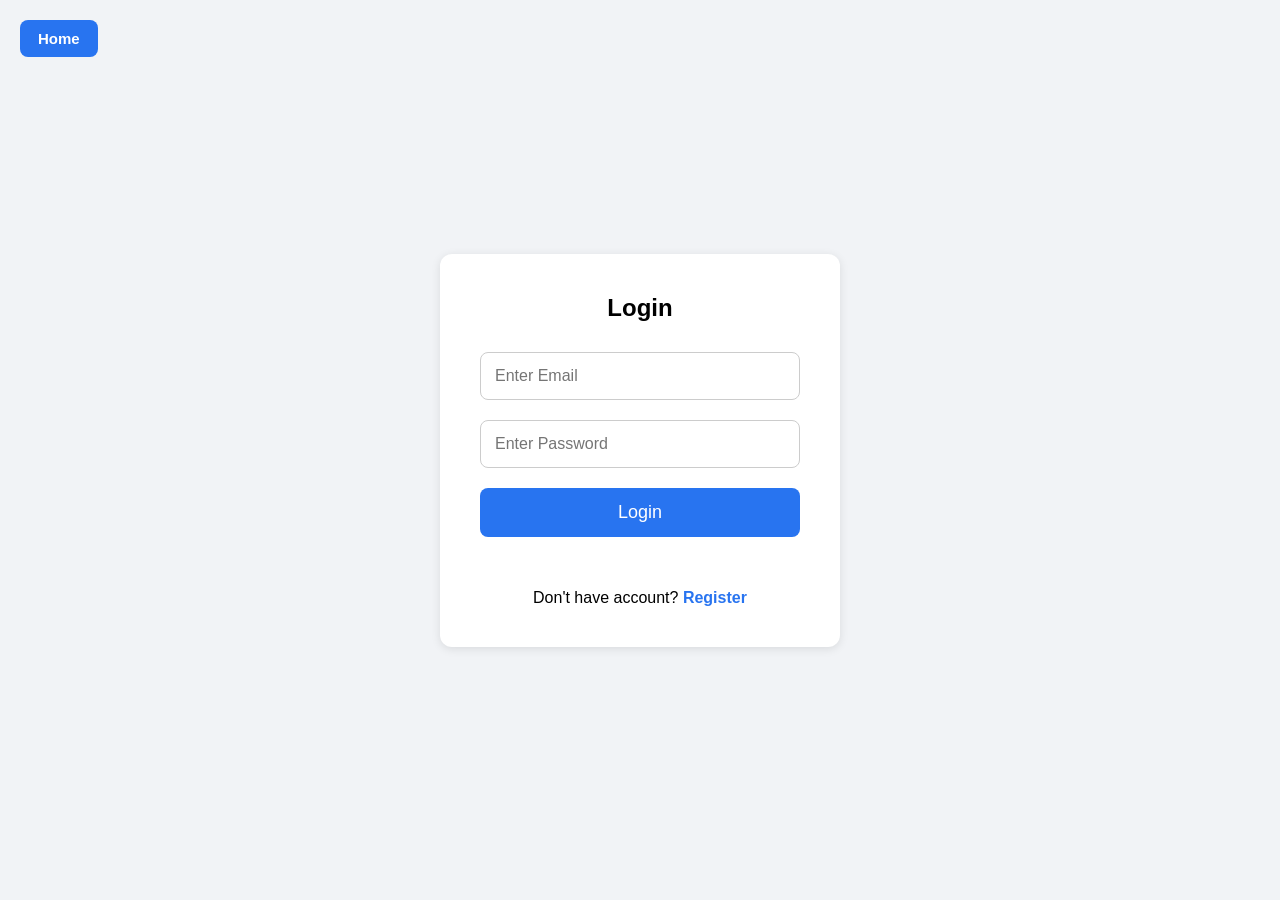
<file: src/main/resources/static/admin-orders.html>
<!DOCTYPE html>
<html>
<head>
<meta charset="UTF-8">
<title>Admin Orders</title>
<link rel="stylesheet" href="css/admin-orders.css">
</head>
<body>
    <nav class="navbar">
        <div class="logo">
            ShopEase Admin
        </div>

        <div class="nav-links">

            <a href="admin.html">
                DashBoard
            </a>

            <button id="logoutBtn">
                Logout
            </button>

        </div>

    </nav>

    <!-- PAGE TITLE -->

    <div class="heading">

        <h1>
            All Orders
        </h1>

    </div>

    <!-- ORDERS -->

    <div id="ordersContainer"
         class="orders-container">

    </div>
    
    <!-- SUCCESS POPUP -->

<div id="successPopup" class="success-popup-overlay">

    <div class="success-popup-box">

        <button
            id="closeSuccessPopup"
            class="success-close-btn"
        >
            &times;
        </button>

        <h2 id="successMessage">

        </h2>

    </div>

</div>

    <script src="js/admin-orders.js"></script>

</body>

</html>
</file>
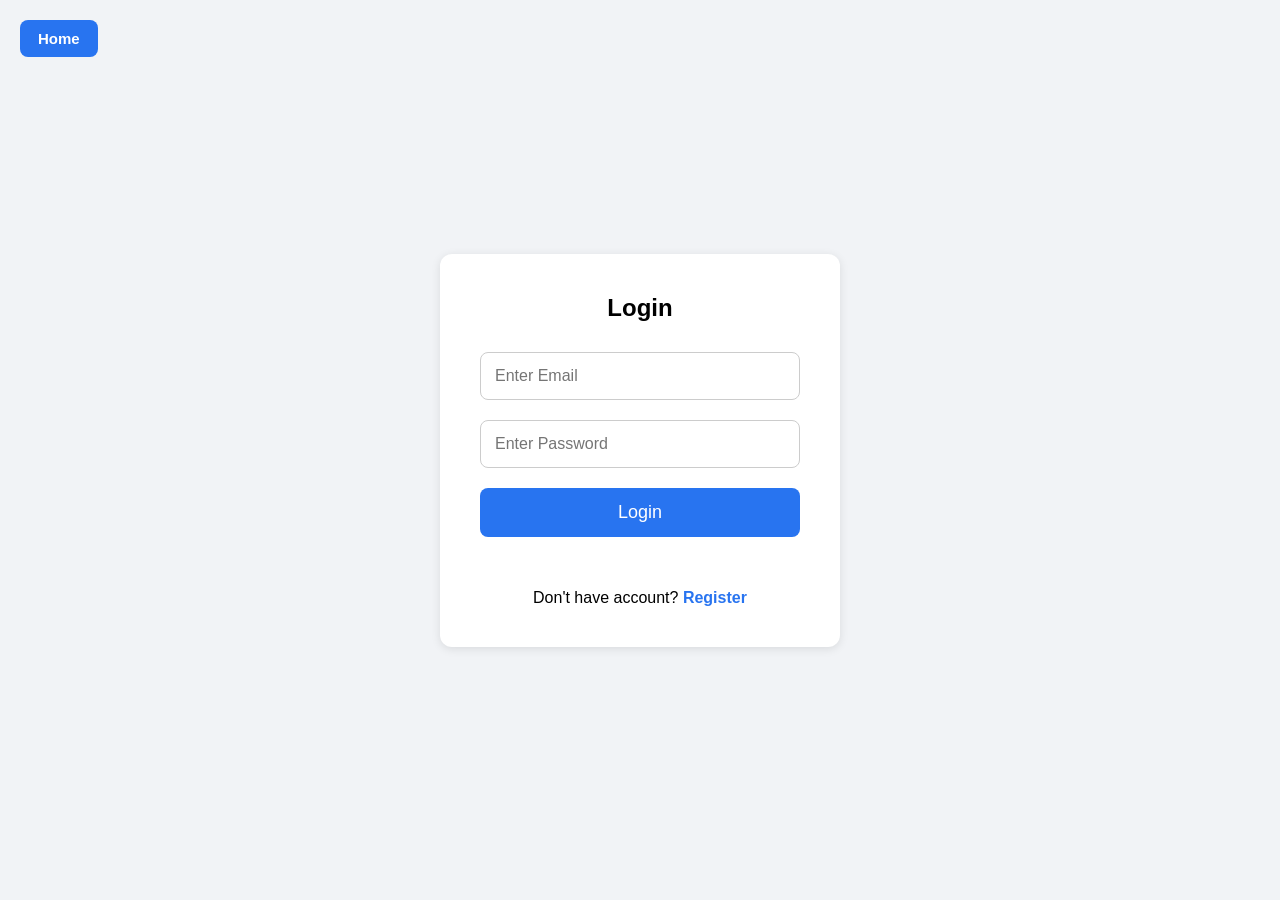
<file: src/main/resources/static/admin.html>
<!DOCTYPE html>
<html>
<head>
<meta charset="UTF-8">
<title>Admin Dashboard</title>
<link rel="stylesheet" href="css/admin.css">
</head>
<body>
	<nav class="navbar">
		<div class="logo">
			ShopEase Admin
		</div>
		
		 <div class="nav-links">       
        	<a href="admin-orders.html">
            	Orders
        	</a>       
        	<button id="logoutBtn">
            	Log Out
        	</button>
    	</div>
	</nav>
	
	<div class="admin-header">
    	<div>
        	<h1 id="welcomeMessage">
            	Welcome Admin
        	</h1>

        	<p id="greetingMessage">
            	Good Morning 🌅
        	</p>
    	</div>
	</div>
	
	<!-- Add Product Section -->
	
	<div class="admin-container">
		<div class="form-section">
			<h2>Add Product</h2>
			<form id="productForm">
				<input
    				type="hidden"
    				id="productId"
				>
				<input 
					type="text"
					id="companyName"
					placeholder="Company Name"
					required
				>
				<input
					type="text"
					id="productName"
					placeholder="Product Name"
					required
				>
				<input
					type="number"
					id="oldPrice"
					placeholder="Old Price"
					required
				>
				<input
					type="number"
					id="newPrice"
					placeholder="New Price"
					required
				>
				<input
					type="number"
					id="discount"
					placeholder="Discount %"
					required
				>
				<input
					type="number"
					step="0.1"
					id="rating"
					placeholder="Rating"
					required
				>
				<input
					type="text"
					id="category"
					placeholder="Category"
					required
				>
				<input
					type="file"
					id="productImage"
				>
				<button type="submit" id="submitBtn">
					Add Product
				</button>
			</form>
		</div>
		
		<div>
			<h2 class="products-heading">
				All Products
			</h2>	
			
			<div class="search-box">
    			<input type="text" id="searchInput" placeholder="Search Products...">
			</div>
					
			<div id="admin-products" class="products-container">
				
			</div>
		</div>
	</div>
	
	<!-- Edit Product -->

<div id="editModal" class="modal">
    <div class="modal-content">
        <span id="closeModal" class="close-btn">
            &times;
        </span>
        <h2>Edit Product</h2>
        <form id="editProductForm">
            <input type="hidden" id="editProductId">
            <input
                type="text"
                id="editCompanyName"
                placeholder="Company Name"
                required
            >
            <input
                type="text"
                id="editProductName"
                placeholder="Product Name"
                required
            >
            <input
                type="number"
                id="editOldPrice"
                placeholder="Old Price"
                required
            >
            <input
                type="number"
                id="editNewPrice"
                placeholder="New Price"
                required
            >
            <input
                type="number"
                id="editDiscount"
                placeholder="Discount"
                required
            >
            <input
                type="number"
                step="0.1"
                id="editRating"
                placeholder="Rating"
                required
            >
            <input
                type="text"
                id="editCategory"
                placeholder="Category"
                required
            >
            <input
                type="file"
                id="editProductImage"
            >
            <div class="modal-buttons">
                <button type="submit" class="update-btn">
                    Update Product
                </button>
            </div>
        </form>
    </div>
</div>
	
	<!-- Success PopUp -->

<div id="successPopup" class="success-popup-overlay">

    <div class="success-popup-box">

        <button
            id="closeSuccessPopup"
            class="success-close-btn"
        >
            &times;
        </button>

        <h2 id="successMessage">

        </h2>

    </div>

</div>
	
	<script src="js/admin.js"></script>
	
</body>
</html>
</file>
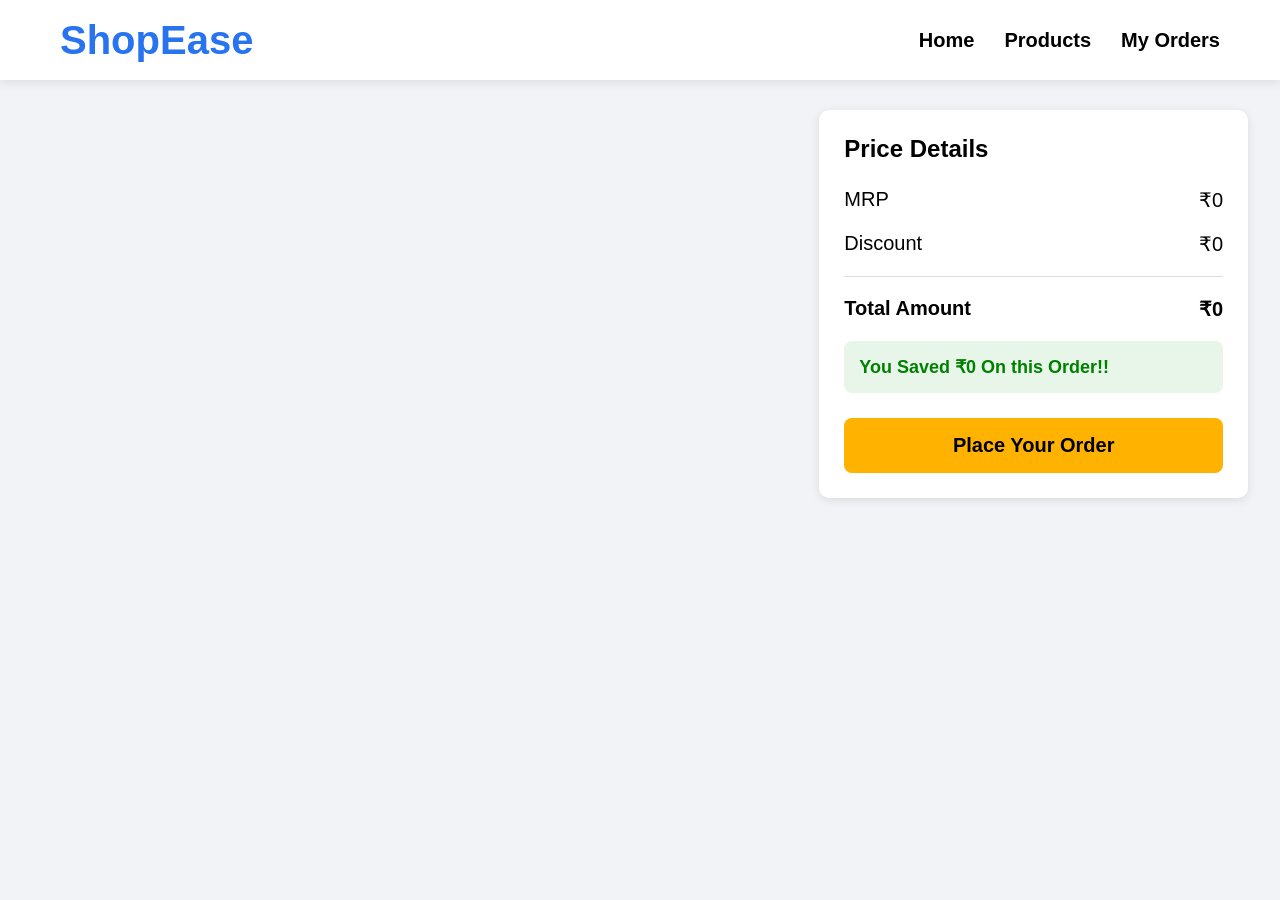
<file: src/main/resources/static/cart.html>
<!DOCTYPE html>
<html>
<head>
<meta charset="UTF-8">
<title>Cart</title>
<link rel="stylesheet" href="css/cart.css">
</head>
<body>
	<nav class="navbar">
		<div class="logo">
			ShopEase
		</div>
		
		<div class="nav-links">
			<a href="#" id="homeLink">Home</a>
			<a href="products.html">Products</a>
			<a href="orders.html" id="myOrdersLink">My Orders</a>
		</div>
	</nav>
	
	<div class="cart-page">
		<div id="cart-items" class="cart-items">
			
		</div>
		
		<div class="price-box">
			<h2>Price Details</h2>
			<div class="price-row">
				<span>MRP</span>
				<span id="mrp">₹0</span>
			</div>
			
			<div class="price-row">
				<span>Discount</span>
				<span id="discount">₹0</span>
			</div>
			
			<div class="price-row total">
				<span>Total Amount</span>
				<span id="total">₹0</span>
			</div>
			
			<div class="saved-box">
				You Saved
				<span id="savedAmount">₹0</span>
				On this Order!!
			</div>
			
			<button
			class="place-order-btn"
			onclick="placeOrder()"
			>
			Place Your Order
			</button>
			
		</div>
	</div>
	
	<!-- Order Success Popup -->

<div id="orderPopup" class="order-popup-overlay">

    <div class="order-popup-box">

        <button id="closeOrderPopup" class="close-order-btn">
            ×
        </button>

        <h1>
            Congratulations! 🎉
        </h1>

        <p id="orderUserName" class="order-user-text">

        </p>

        <h2>
            Your Order Placed Successfully!!
        </h2>

    </div>

</div>
	
	<!-- Empty Cart Popup -->

<div id="emptyCartPopup" class="empty-cart-overlay">

    <div class="empty-cart-box">

        <button id="closeEmptyCartPopup" class="close-empty-btn">
            ×
        </button>

        <h2>
            First Add A Product Here
        </h2>

    </div>

</div>
	
	<script src="js/cart.js"></script>
	
</body>
</html>
</file>
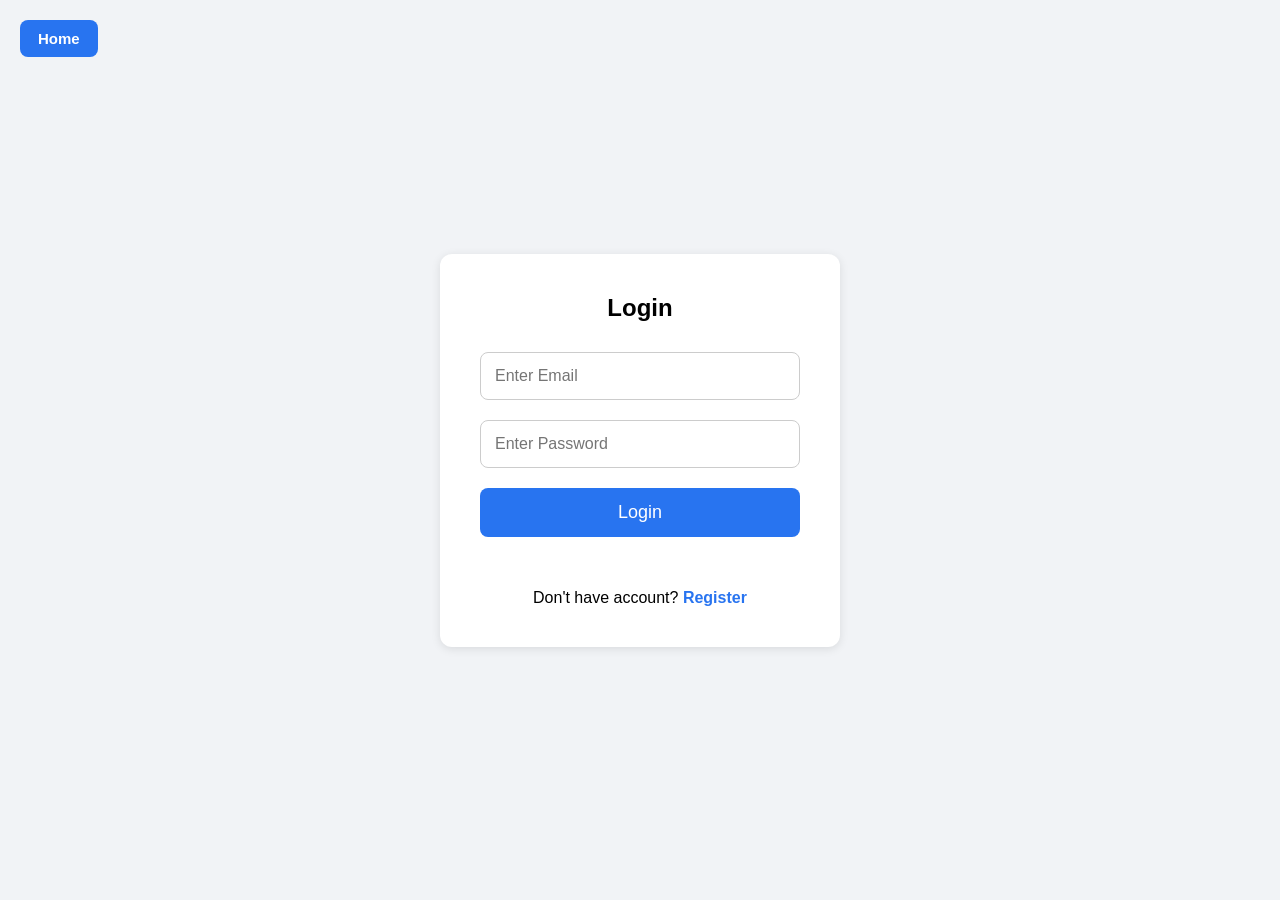
<file: src/main/resources/static/login.html>
<!DOCTYPE html>
<html>
<head>
<meta charset="UTF-8">
<title>Login</title>
<link rel="stylesheet" href="css/auth.css">
</head>
<body>
	<button id="homeBtn" class="home-btn">
    	Home
	</button>

	 <div class="auth-container">
        <form id="loginForm" class="auth-form">
            <h2>Login</h2>
            <input
                type="email"
                id="email"
                placeholder="Enter Email"
                required
            >
            <input
                type="password"
                id="password"
                placeholder="Enter Password"
                required
            >
            <button type="submit">
                Login
            </button>
            
            <p id="loginError" class="login-error"></p>
            
            <p>
                Don't have account?
                <a href="register.html">
                    Register
                </a>
            </p>
        </form>
    </div>

    <script src="js/login.js"></script>
    
</body>
</html>
</file>
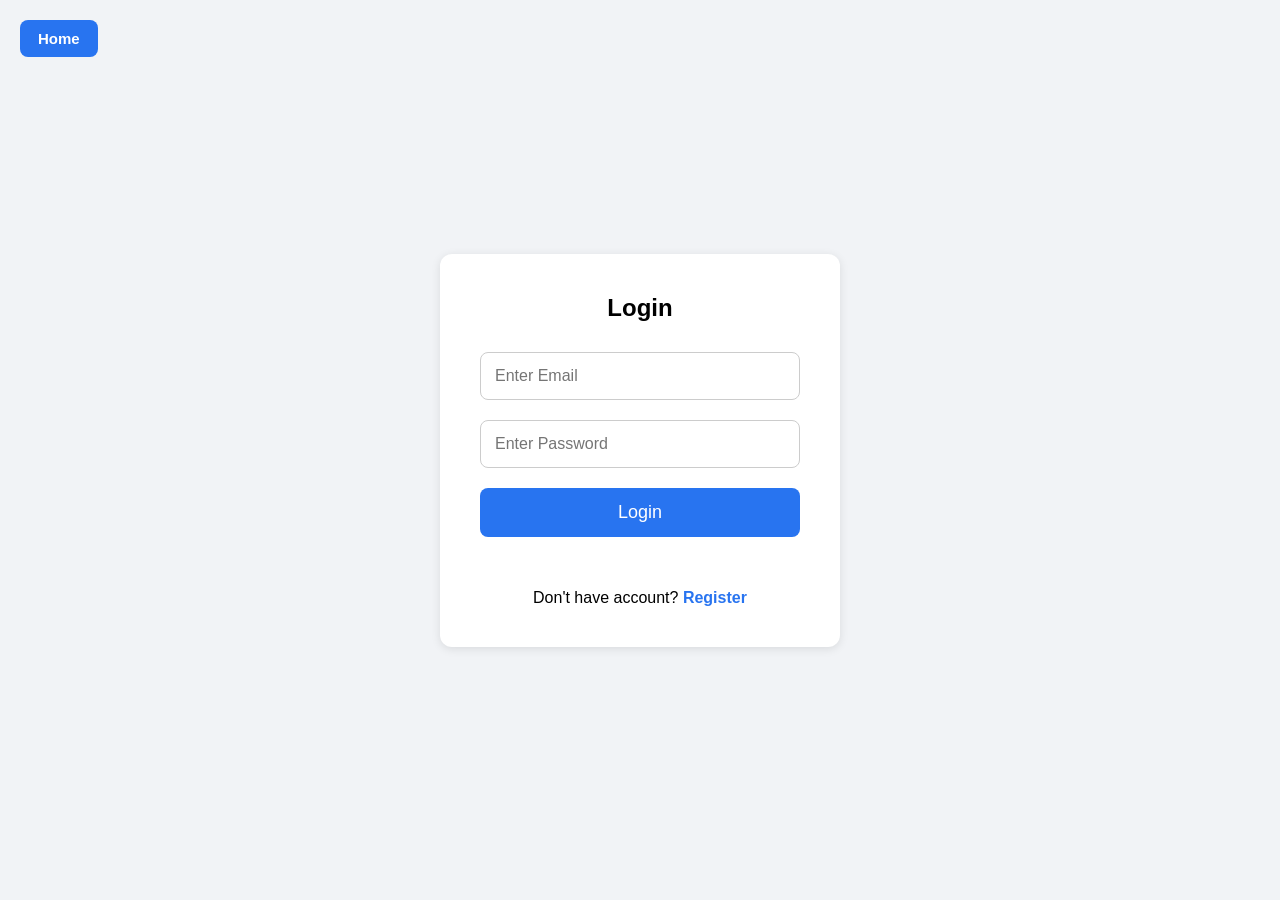
<file: src/main/resources/static/orders.html>
<!DOCTYPE html>
<html>
<head>
<meta charset="UTF-8">
<title>My Orders</title>
<link rel="stylesheet" href="css/orders.css">
</head>
<body>
	<nav class="navbar">
		<div class="logo">
			ShopEase
		</div>
		<div class="nav-links">
			<a href="user.html">
				Home
			</a>
			<a href="products.html">
				Products
			</a>
			 <button id="logoutBtn">
                Logout
            </button>
		</div>
	</nav>
	
	<div class="heading">
		<h1>
			My Orders
		</h1>
	</div>
	
	<div id="ordersContainer" class="orders-container">
		
	</div>
	
	<script src="js/orders.js"></script>
	
</body>
</html>
</file>
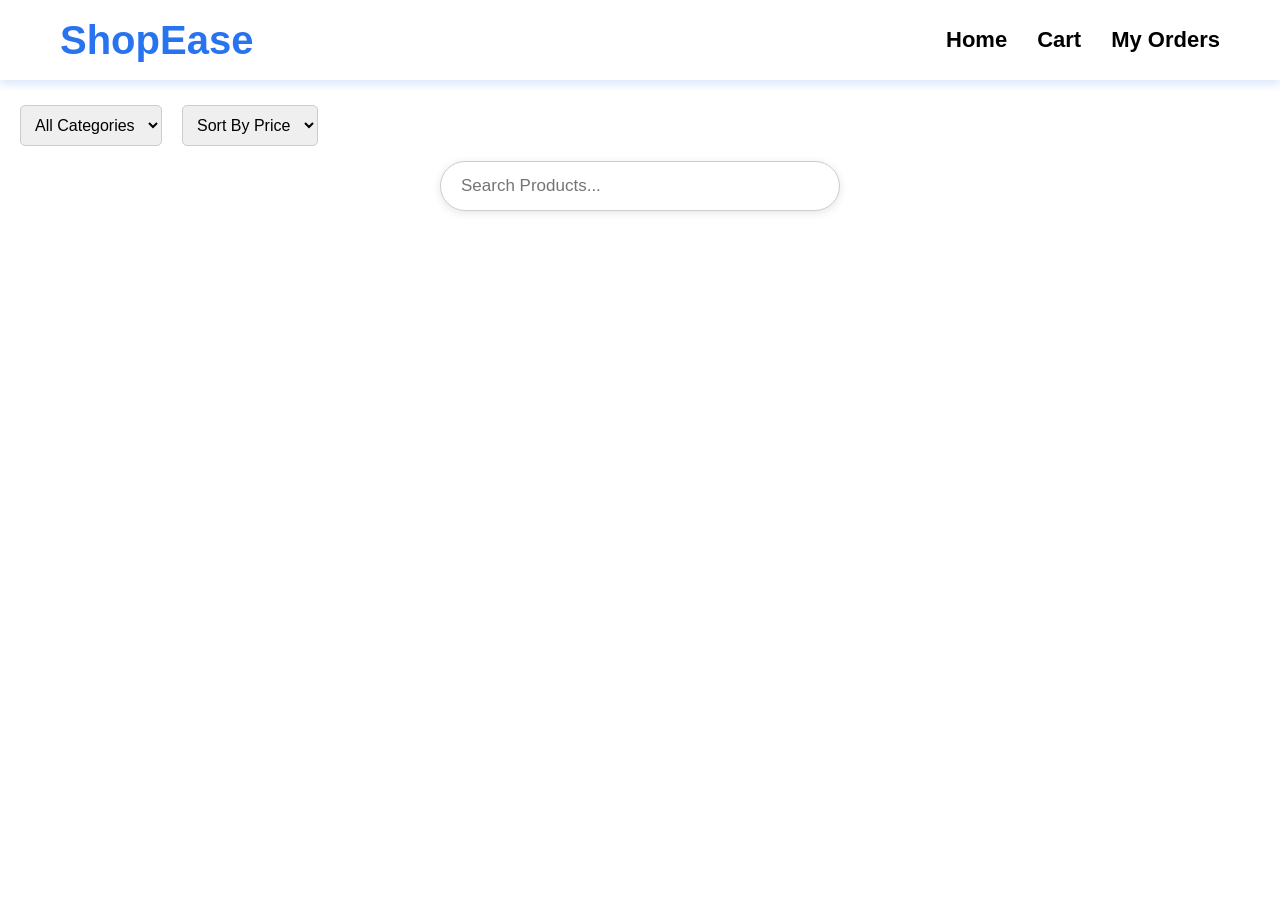
<file: src/main/resources/static/products.html>
<!DOCTYPE html>
<html>
<head>
<meta charset="UTF-8">
<title>Products</title>
<link rel="stylesheet" href="css/style.css">
</head>
<body>
	<nav class="navbar">
		<div class="logo">
			ShopEase
		</div>
		
		<div class="nav-links">
			<a href="#" id="homeLink">Home</a>
			<a href="cart.html" id="cartLink">Cart</a>
			<a href="orders.html" id="myOrdersLink">My Orders</a>
		</div>
	</nav>
	
	<div class="filter-container">
		<select id="categoryFilter">
			<option value="All">All Categories</option>
			<option value="Clothing">Clothing</option>
			<option value="Electronics">Electronics</option>
			<option value="Household">Household</option>
		</select>
		  
		<select id="priceSort">
			<option value="">Sort By Price</option>
			<option value="lowToHigh">Low To High</option>
			<option value="highToLow">High To Low</option>
		</select>
	</div>
	
	<div class="search-box">
    	<input type="text" id="searchInput" placeholder="Search Products...">
	</div>
	
	<div id="products-container" class="products-container">
	</div>
	
	<!-- Login Popup -->

<div id="loginPopup" class="popup-overlay">

    <div class="popup-box">

        <p class="popup-text">
            Dear User,
        </p>

        <h2>
            Please Login/Register First
        </h2>

        <div class="popup-buttons">

            <button id="loginBtn">
                Login
            </button>

            <button id="registerBtn">
                Register
            </button>

            <button id="cancelPopupBtn">
                Cancel
            </button>

        </div>

    </div>

</div>
	
	<!-- Cart Popup-->

<div id="cartPopup" class="cart-popup-overlay">

    <div class="cart-popup-box">

        <button id="closeCartPopup" class="close-popup-btn">
            ×
        </button>

        <h2>
            Product Added To Cart
        </h2>

        <button id="goToCartBtn" class="goto-cart-btn">
            Go To Cart
        </button>

    </div>

</div>
	
	<script src="js/products.js"></script>
</body>
</html>
</file>
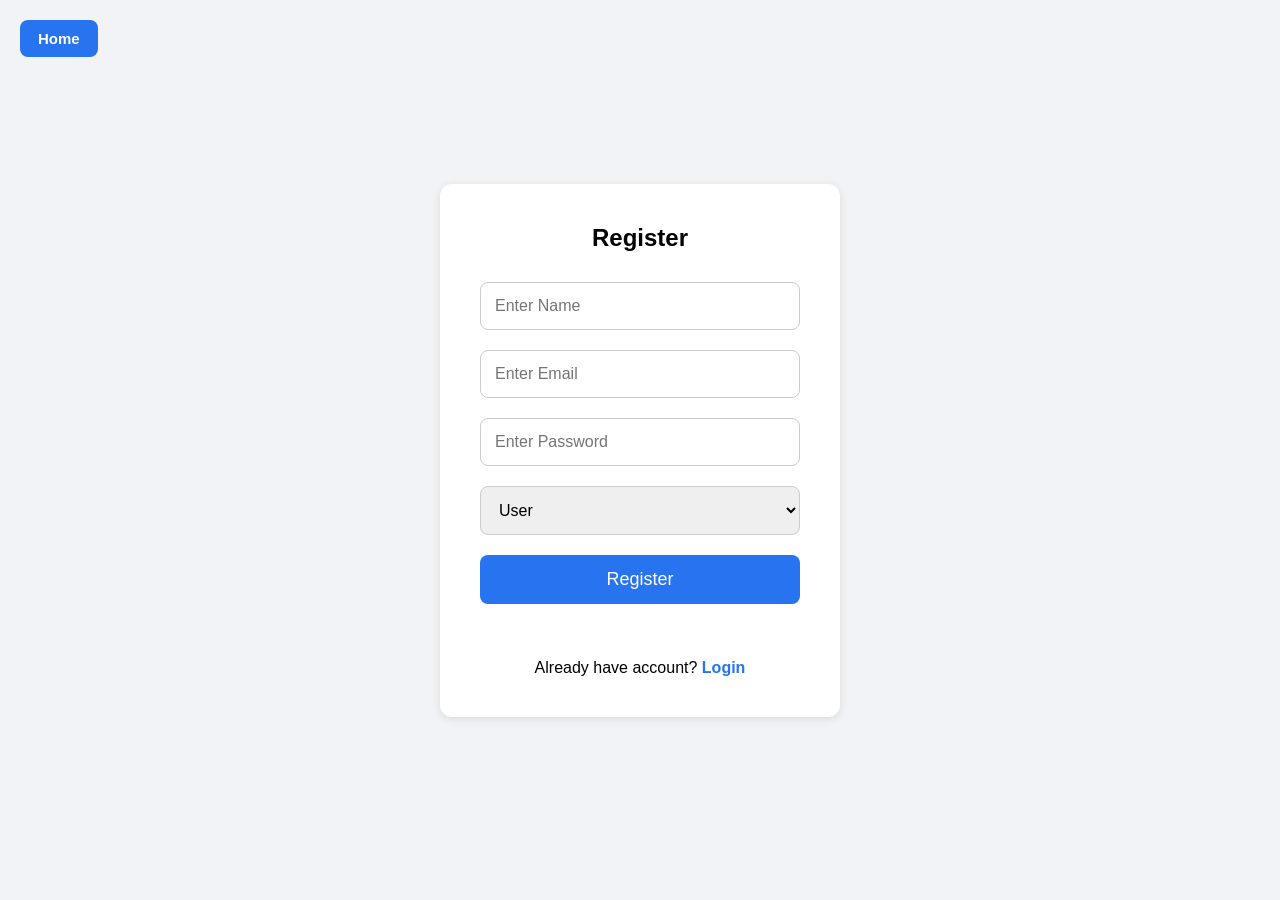
<file: src/main/resources/static/register.html>
<!DOCTYPE html>
<html>
<head>
<meta charset="UTF-8">
<title>Register</title>
<link rel="stylesheet" href="css/auth.css">
</head>
<body>
	<button id="homeBtn" class="home-btn">
    	Home
	</button>
	
	 <div class="auth-container">
        <form id="registerForm" class="auth-form">
            <h2>Register</h2>
            <input
                type="text"
                id="name"
                placeholder="Enter Name"
                required
            >
            <input
                type="email"
                id="email"
                placeholder="Enter Email"
                required
            >
            <input
                type="password"
                id="password"
                placeholder="Enter Password"
                required
            >
            <select id="role">
                <option value="ROLE_USER">
                    User
                </option>
                <option value="ROLE_ADMIN">
                    Admin
                </option>
            </select>
            <button type="submit">
                Register
            </button>
            <p id="registerMessage"></p>
            <p>
                Already have account?
                <a href="login.html">
                    Login
                </a>
            </p>
        </form>
    </div>

    <script src="js/register.js"></script>
    
</body>
</html>
</file>
<file: src/main/resources/static/css/admin-orders.css>
@charset "UTF-8";

body{
    margin:0;
    padding:0;
    font-family:Arial;
    background:#f1f3f6;
}

/* NAVBAR */

.navbar{
    display:flex;
    justify-content:space-between;
    align-items:center;
    background:white;
    padding:18px 40px;
    box-shadow:0 2px 10px rgba(0,0,0,0.1);
}

.logo{
    font-size:30px;
    font-weight:bold;
    color:#2874f0;
}

.nav-links{
    display:flex;
    gap:20px;
    align-items:center;
    font-weight: bold;
}

.nav-links a{
    text-decoration:none;
    color:black;
    font-size:18px;
}

/* LOGOUT */

#logoutBtn{
    padding:10px 20px;
    border:none;
    background:red;
    color:white;
    border-radius:6px;
    cursor:pointer;
    font-size:16px;
}

/* HEADING */

.heading{
    padding:30px 50px 10px;
}

.heading h1{
    margin:0;
    font-size:38px;
}

/* ORDERS */

.orders-container{
    padding:20px 50px 50px;
}

/* CARD */

.order-card{
    background:white;
    border-radius:10px;
    margin-bottom:25px;
    padding:25px;
    box-shadow:0 2px 10px rgba(0,0,0,0.1);
}

/* TOP */

.order-top{
    display:flex;
    justify-content:space-between;
    align-items:center;
    margin-bottom:20px;
}

.user-email{
    font-size:20px;
    font-weight:bold;
}

.status-select{
    padding:10px;
    border-radius:6px;
    border:1px solid #ccc;
    font-size:15px;
}

/* ITEMS */

.order-item{
    display:flex;
    gap:20px;
    padding-top:20px;
    margin-top:20px;
    border-top:1px solid #ddd;
}

.order-image{
    width:120px;
    height:120px;
    object-fit:cover;
    border-radius:10px;
}

.order-details{
    flex:1;
}

.product-name{
    font-size:22px;
    font-weight:bold;
    margin-bottom:10px;
}

.company-name{
    color:gray;
    margin-bottom:10px;
}

.price{
    font-size:20px;
    color:#2874f0;
    margin-bottom:10px;
}

.quantity{
    font-size:17px;
}

/* TOTAL */

.order-total{
    text-align:right;
    font-size:24px;
    font-weight:bold;
    margin-top:20px;
}

.user-email{

    display:flex;

    flex-direction:column;

    gap:8px;
}

.user-name{

    font-size:18px;

    font-weight:bold;

    color:#222;
}

.email-text{

    font-size:15px;

    color:#666;
}

/* ================= SUCCESS POPUP ================= */

.success-popup-overlay{

    position:fixed;

    top:0;
    left:0;

    width:100%;
    height:100%;

    background:rgba(0,0,0,0.4);

    display:none;

    justify-content:center;
    align-items:center;

    z-index:9999;
}

.success-popup-box{

    background:white;

    padding:35px 45px;

    border-radius:14px;

    position:relative;

    min-width:350px;

    text-align:center;

    box-shadow:0 4px 20px rgba(0,0,0,0.3);
}

#successMessage{

    color:green;

    font-size:28px;

    font-weight:bold;
}

.success-close-btn{
    position:absolute;
    top:15px;
    right:20px;
    color:red;
    border:none;
    background:none;
    font-size:32px;
    cursor:pointer;
    font-weight:bold;
   	transition:0.3s;
}

.success-close-btn:hover{
    transform:scale(1.1);
}
</file>
<file: src/main/resources/static/css/admin.css>
@charset "UTF-8";

*{
    margin:0;
    padding:0;
    box-sizing:border-box;
    font-family:Arial;
}

body{
    background:#f1f3f6;
}

/* Navbar */
.navbar{
	display: flex;
	height:80px;
	justify-content: space-between;
	align-items: center;
	padding:0 50px;
	background: white;
	box-shadow: 0 2px 10px rgba(0,0,0,0.1);
}

.logo{
	font-size: 35px;
	font-weight: bold;
	color: #2874f0;
}

.nav-links{
	display: flex;
	gap: 25px;
}

.nav-links a{
	text-decoration: none;
	margin-top: 13px;
	color: black;
	font-size: 18px;
	font-weight: bold;
}

/* LogOut Button */
#logoutBtn{
    padding:14px 28px;
    border:none;
    background:#ff3b30;
    color:white;
    font-size:18px;
    border-radius:8px;
    cursor:pointer;
    transition:0.3s;
}

#logoutBtn:hover{
    background:#d63031;
}

/* Admin Header */
.admin-header{
    width:90%;
    margin:30px auto;
    background:white;
    padding:25px 35px;
    border-radius:12px;
    display:flex;
    justify-content:space-between;
    align-items:center;
    box-shadow:0 2px 10px rgba(0,0,0,0.1);
}

.admin-header h1{
    font-size:36px;
    color:#2874f0;
    margin-bottom:8px;
}

.admin-header p{
    font-size:20px;
    color:#555;
}

/* Search Box */
.search-box{
    display:flex;
    justify-content:center;
    margin:30px 0;
}

#searchInput{
    width:400px;
    padding:14px 20px;
    border:1px solid #ccc;
    border-radius:30px;
    font-size:17px;
    outline:none;

    box-shadow:0 2px 10px rgba(0,0,0,0.1);
}

/* Add Product Section */
.admin-container{
    width:95%;
    margin:30px auto;
}

.form-section{
    background:white;
    padding:30px;
    border-radius:10px;
    box-shadow:0 2px 10px rgba(0,0,0,0.1);
    margin-bottom:40px;
}

.form-section h2{
    margin-bottom:20px;
}

#productForm{
    display:grid;
    grid-template-columns: repeat(auto-fit, minmax(250px,1fr));
    gap:20px;
}

#productForm input{
    padding:14px;
    border:1px solid #ccc;
    border-radius:8px;
    font-size:16px;
}

#productForm button{
    padding:14px;
    background:#2874f0;
    color:white;
    border:none;
    border-radius:8px;
    font-size:18px;
    font-weight:bold;
    cursor:pointer;
    transition:0.3s;
}

#productForm button:hover{
	background:#0f5cd8;
    transform:scale(1.03);
}

/* Products */

.products-heading{
    margin-bottom:20px;
}

.products-container{
    display:grid;
    grid-template-columns: repeat(auto-fit, minmax(280px, 320px));
    justify-content:center;
    gap:30px;
}

/* Card */

.product-card{
    background:white;
    border-radius:12px;
    overflow:hidden;
    box-shadow:0 2px 10px rgba(0,0,0,0.1);
}

.product-image{
    width:100%;
    height:250px;
    object-fit:contain;
    background:white;
    padding:15px;
}

.product-details{
    padding:18px;
}

.company-name{
    color:gray;
    margin-bottom:5px;
}

.product-name{
    font-size:24px;
    margin-bottom:15px;
}

.price{
    display:flex;
    gap:10px;
    align-items:center;
    margin-bottom:15px;
}

.new-price{
    font-size:30px;
    font-weight:bold;
}

.old-price{
    color:gray;
    text-decoration:line-through;
}

.discount{
    color:green;
    font-weight:bold;
}

.rating{
	width: fit-content;
    background: green;
    color: white;
    padding: 8px 14px;
    border-radius: 6px;
    font-size: 20px;
    font-weight: bold;
}

/* Buttons */

.action-buttons{
    display:flex;
    gap:10px;
    margin-top:20px;
}

.edit-btn{
    flex:1;
    padding:12px;
    background:#2874f0;
    color:white;
    border:none;
    border-radius:6px;
    cursor:pointer;
    transition:0.3s;
}

.edit-btn:hover{
	background:#0f5cd8;
    transform:scale(1.03);
}

.delete-btn{
    flex:1;
    padding:12px;
    background:#ff3b30;
    color:white;
    border:none;
    border-radius:6px;
    cursor:pointer;
    transition:0.3s;
}

.delete-btn:hover{
	background:#d63031;
    transform:scale(1.03);
}

/* Success PopUp */

.success-popup-overlay{
    position:fixed;
    top:0;
    left:0;
    width:100%;
    height:100%;
    background:rgba(0,0,0,0.5);
    display:none;
    justify-content:center;
    align-items:center;
    z-index:9999;
}

.success-popup-box{
    position:relative;
    background:white;
    width:350px;
    padding:40px 25px;
    border-radius:18px;
    text-align:center;
    animation:popupOpen 0.3s ease;
}

.success-popup-box h2{
    color:green;
    font-size:28px;
    font-weight:bold;
}

.success-close-btn{
    position:absolute;
    top:15px;
    right:20px;
    color:red;
    border:none;
    background:none;
    font-size:35px;
    font-weight:bold;
    cursor:pointer;
    transition:0.3s;
}

.success-close-btn:hover{
    transform:scale(1.1);
}

@keyframes popupOpen{

    from{

        transform:scale(0.7);

        opacity:0;
    }

    to{

        transform:scale(1);

        opacity:1;
    }
}

/* Edit Product */
.modal{
	display: none;
	position: fixed;
	z-index: 9999;
	left: 0;
	top: 0;
	width: 100%;
	height:100%;
	background: rgba(0,0,0,0.5);
	justify-content: center;
	align-items: center;
}

.modal-content{
	background: white;
	width: 500px;
	padding: 30px;
	border-radius: 10px;
	position: relative;
	display: flex;
	flex-direction: column;
	gap: 20px;
}

.modal-content h2{
	text-align: center;
}

.modal-content input{
	padding: 12px;
	margin: 5px;
	border: 1px solid #ccc;
	border-radius: 6px;
	font-size: 16px;
}

.close-btn{
	 position:absolute;

    top:15px;

    right:20px;

    color:red;

    font-size:35px;

    font-weight:bold;

    cursor:pointer;

    transition:0.3s;
}

.close-btn:hover{

    transform:scale(1.1);
}

.modal-buttons{
	display: flex;
	justify-content:center;
    margin-top:20px;
	/*gap: 15px;*/
}

.update-btn{
	flex: 1;
	background: #2874f0;
	color: white;
	border: none;
	padding: 14px 30px;
	border-radius: 8px;
	font-size: 18px;
	cursor: pointer;
	transition:0.3s;
}

.update-btn:hover{
    background:#0f5cd8;
    transform:scale(1.03);
}

/*.cancel-btn{
	flex: 1;
	background: red;
	color: white;
	border: none;
	padding: 12px;
	border-radius: 6px;
	font-size: 18px;
	cursor: pointer;
}*/

/* Responsive */
@media(max-width:768px){
	
    .navbar{
        padding:0 20px;
    }
       
    .logo{
        font-size:28px;
    }
}
</file>
<file: src/main/resources/static/css/cart.css>
@charset "UTF-8";

*{
    margin:0;
    padding:0;
    box-sizing:border-box;
    font-family:Arial;
}

body{
    background:#f1f3f6;
}

/* Navbar */

.navbar{
    height:80px;
    background:white;
    display:flex;
    justify-content:space-between;
    align-items:center;
    padding:0 60px;
    box-shadow:0 2px 10px rgba(0,0,0,0.1);
}

.logo{
    font-size:40px;
    font-weight:bold;
    color:#2874f0;
}

.nav-links{
    display:flex;
    gap:30px;
}

.nav-links a{
    text-decoration:none;
    color:black;
    font-size:20px;
    font-weight:bold;
}

/* Main Layout */

.cart-page{
    width:95%;
    margin:30px auto;
    display:flex;
    gap:30px;
    align-items:flex-start;
}

/* Left */

.cart-items{
    flex:2;
}

/* Card */

.cart-card{
    background:white;
    display:flex;
    gap:20px;
    padding:20px;
    margin-bottom:20px;
    border-radius:10px;
    box-shadow:0 2px 10px rgba(0,0,0,0.1);
}

.cart-image{
    width:180px;
    height:180px;
    object-fit:contain;
}

/* Details */

.cart-details{
    flex:1;
}

.company{
    color:grey;
    font-size:18px;
}

.product{
    font-size:28px;
    margin:10px 0;
}

.price{
    display:flex;
    align-items:center;
    gap:15px;
    margin:15px 0;
}

.new-price{
    font-size:34px;
    font-weight:bold;
}

.old-price{
    color:gray;
    text-decoration:line-through;
    font-size:24px;
}

.discount{
    color:green;
    font-size:24px;
    font-weight:bold;
}

/* Quantity */

.quantity-select{
    padding:10px;
    font-size:16px;
    margin-top:15px;
}

/* Remove */

.remove-btn{
    margin-top:20px;
    padding:12px 18px;
    background:#e0e0e0;
    border:none;
    border-radius:6px;
    font-size:16px;
    cursor:pointer;
}

/* Right */

.price-box{
    flex:1;
    background:white;
    padding:25px;
    border-radius:10px;
    box-shadow:0 2px 10px rgba(0,0,0,0.1);
    position:sticky;
    top:20px;
}

.price-box h2{
    margin-bottom:25px;
}

/* Rows */

.price-row{
    display:flex;
    justify-content:space-between;
    margin-bottom:20px;
    font-size:20px;
}

.total{
    font-weight:bold;
    border-top:1px solid #ddd;
    padding-top:20px;
}

/* Saved */

.saved-box{
    background:#e8f5e9;
    color:green;
    padding:15px;
    margin-top:20px;
    border-radius:8px;
    font-size:18px;
    font-weight:bold;
}

/* Button */

.place-order-btn{
    width:100%;
    margin-top:25px;
    padding:16px;
    background:#ffb300;
    border:none;
    border-radius:8px;
    font-size:20px;
    font-weight:bold;
    cursor:pointer;
}

/* Quantity Box */

.quantity-box{
    display: flex;
    align-items: center;
    gap: 15px;
    margin-top: 15px;
    margin-bottom: 15px;
}

/* Quantity Buttons */

.quantity-box button{
    width: 35px;
    height: 35px;
    border: none;
    border-radius: 50%;
    background: #2874f0;
    color: white;
    font-size: 22px;
    font-weight: bold;
    cursor: pointer;
    transition: 0.3s;
}

.quantity-box button:hover{
    background: #0f5bd3;
    transform: scale(1.1);
}

/* Quantity Number */

.quantity-box span{
    font-size: 22px;
    font-weight: bold;
    min-width: 20px;
    text-align: center;
}

/* Order Success Popup */

.order-popup-overlay{

    position:fixed;

    top:0;

    left:0;

    width:100%;

    height:100%;

    background:rgba(0,0,0,0.5);

    display:none;

    justify-content:center;

    align-items:center;

    z-index:9999;
}

.order-popup-box{

    position:relative;

    background:white;

    width:420px;

    padding:40px;

    border-radius:20px;

    text-align:center;

    animation:popupAnimation 0.3s ease;
}

.order-popup-box h1{

    color:#00a65a;

    margin-bottom:20px;
}

.order-popup-box h2{

    color:#222;

    margin-top:15px;
}

.order-user-text{

    font-size:20px;

    font-weight:bold;

    color:#444;
}

.close-order-btn{

    position:absolute;

    top:12px;

    right:15px;

    background:red;

    color:white;

    border:none;

    width:32px;

    height:32px;

    border-radius:50%;

    font-size:20px;

    cursor:pointer;

    font-weight:bold;
}

@keyframes popupAnimation{

    from{

        transform:scale(0.7);

        opacity:0;
    }

    to{

        transform:scale(1);

        opacity:1;
    }
}

/* Empty Cart Popup */

.empty-cart-overlay{

    position:fixed;

    top:0;

    left:0;

    width:100%;

    height:100%;

    background:rgba(0,0,0,0.5);

    display:none;

    justify-content:center;

    align-items:center;

    z-index:9999;
}

.empty-cart-box{

    position:relative;

    background:white;

    padding:35px;

    width:350px;

    border-radius:18px;

    text-align:center;

    animation:popupOpen 0.3s ease;
}

.empty-cart-box h2{

    color:#222;
}

.close-empty-btn{

    position:absolute;

    top:12px;

    right:15px;

    background:red;

    color:white;

    border:none;

    width:30px;

    height:30px;

    border-radius:50%;

    font-size:20px;

    cursor:pointer;

    font-weight:bold;
}

/* Responsive */

@media(max-width:900px){

    .cart-page{
        flex-direction:column;
    }

    .cart-card{
        flex-direction:column;
    }

    .cart-image{
        width:100%;
        height:250px;
    }
}
</file>
<file: src/main/resources/static/css/auth.css>
@charset "UTF-8";

*{
    margin:0;
    padding:0;
    box-sizing:border-box;
    font-family:Arial;
}

body{

    height:100vh;

    display:flex;

    justify-content:center;

    align-items:center;

    background:#f1f3f6;
}

.home-btn{

    position:absolute;

    top:20px;

    left:20px;

    background:#2874f0;

    color:white;

    border:none;

    padding:10px 18px;

    border-radius:8px;

    cursor:pointer;

    font-size:15px;

    font-weight:bold;

    transition:0.3s;
}

.home-btn:hover{

    background:#0f5cd8;

    transform:scale(1.05);
}

.auth-container{

    width:100%;

    display:flex;

    justify-content:center;
}

.auth-form{

    width:400px;

    background:white;

    padding:40px;

    border-radius:12px;

    box-shadow:0 2px 10px rgba(0,0,0,0.1);

    display:flex;

    flex-direction:column;

    gap:20px;
}

.auth-form h2{

    text-align:center;

    margin-bottom:10px;
}

.auth-form input,
.auth-form select{

    padding:14px;

    border:1px solid #ccc;

    border-radius:8px;

    font-size:16px;
}

.auth-form button{

    padding:14px;

    border:none;

    background:#2874f0;

    color:white;

    font-size:18px;

    border-radius:8px;

    cursor:pointer;
}

/*Login Error */
.login-error{

    color:red;

    font-size:15px;

    font-weight:bold;

    margin-top:12px;

    text-align:center;
}

.auth-form p{

    text-align:center;
}

.auth-form a{

    color:#2874f0;

    text-decoration:none;

    font-weight:bold;
}

#registerMessage{

    margin-top:15px;

    font-size:18px;

    font-weight:bold;

    text-align:center;
}
</file>
<file: src/main/resources/static/css/orders.css>
@charset "UTF-8";

body {
	margin: 0;
	padding: 0;
	font-family: Arial;
	background: #f1f3f6;
}

.navbar{
	display: flex;
	justify-content: space-between;
	align-items: center;
	padding: 18px 40px;
	background: white;
	box-shadow: 0 2px 10px rgba(0,0,0,0.1);
}

.logo{
	font-size: 30px;
	font-weight: bold;
	color: #2874f0;
}

.nav-links{
	display: flex;
	align-items:center;
	gap: 25px;
}

.nav-links a{
	text-decoration: none;
	color: black;
	font-size: 18px;
	font-weight: bold;
}

#logoutBtn{
    padding:10px 20px;
    border:none;
    background:red;
    color:white;
    border-radius:6px;
    cursor:pointer;
    font-size:16px;
}

/* HEADING */

.heading{

    padding:30px 50px 10px;
}

.heading h1{

    margin:0;

    font-size:38px;
}

/* ORDERS */

.orders-container{

    padding:20px 50px 50px;
}

/* CARD */

.order-card{

    background:white;

    border-radius:10px;

    padding:25px;

    margin-bottom:25px;

    box-shadow:0 2px 10px rgba(0,0,0,0.1);
}

/* TOP */

.order-top{

    display:flex;

    justify-content:space-between;

    align-items:center;

    margin-bottom:20px;
}

.order-status{

    padding:10px 18px;

    border-radius:30px;

    color:white;

    font-weight:bold;
}

.pending{

    background:orange;
}

.shipped{

    background:#2874f0;
}

.delivered{

    background: green;
}

.cancelled{

    background:red;
}

/* ITEMS */

.order-item{

    display:flex;

    gap:20px;

    border-top:1px solid #ddd;

    padding-top:20px;

    margin-top:20px;
}

.order-image{

    width:120px;

    height:120px;

    object-fit:cover;

    border-radius:10px;
}

.order-details{

    flex:1;
}

.product-name{

    font-size:22px;

    font-weight:bold;

    margin-bottom:10px;
}

.company-name{

    color:gray;

    margin-bottom:10px;
}

.price{

    color:#2874f0;

    font-size:20px;

    margin-bottom:10px;
}

.quantity{

    font-size:17px;
}

/* TOTAL */

.order-total{

    text-align:right;

    margin-top:20px;

    font-size:24px;

    font-weight:bold;
}
</file>
<file: src/main/resources/static/css/style.css>
@charset "UTF-8";

*{
	margin: 0;
	padding: 0;
	box-sizing: border-box;
	font-family: Arial, sans-serif; 
}

body {
	background: white;
}

/*  Navbar */

.navbar{
	width: 100%;
	height: 80px;
	background: white;
	display: flex;
	justify-content: space-between;
	align-items: center;
	padding: 0px 60px;
	box-shadow: 0 4px 10px rgba(40, 116, 240, 0.18);
}

.sticky-navbar{
    position: sticky;
    top: 0;
    z-index: 1000;
}

.logo{
	font-size: 40px;
	font-weight: bold;
	color: #2874f0;
}

.nav-links{
	display: flex;
	align-items: center;
	gap: 30px;
}

.nav-links a{
	font-size: 22px;
	text-decoration: none;
	color: black;
	font-weight: 600;
}

.nav-links a:hover{
	color: #2874f0;
}

.hero{
    height:90vh;
    background: linear-gradient( rgba(0,0,0,0.5), rgba(0,0,0,0.5)),
    url("/images/banner.JPG");
    background-position:center;
    background-repeat:no-repeat;
    display:flex;
	flex-direction: column;
    justify-content:center;
    align-items:center;
    text-align:center;
    color:white;
}

.hero h1{
	font-size: 50px;
	margin-bottom: 20px;
}

.hero p{
	font-size: 22px;
	margin-bottom: 30px;
}

.hero button {
	padding: 15px 30px;
	border: none;
	background: #2874f0;
	color: white;
	font-size: 18px;
	border-radius: 5px;
	cursor: pointer;
	transition:0.3s;
}

.hero button:hover{
    background:#0f5bd3;
    transform:scale(1.05);
}

/* Filter Section */

.filter-section{
	width: 95%;
	margin: 30px auto;
	background: white;
	padding: 25px;
	border-radius: 10px;
	display: flex;
	gap: 20px;
	flex-wrap: wrap;
}

.filter-section select{
	padding: 12px 18px;
	font-size: 18px;
	border-radius: 8px;
	border: 1px solid #ccc;
	cursor: pointer;
}

.filter-container{
	display: flex;
	gap: 20px;
	padding: 15px 0px 0px 20px;
	background: white;
	border-radius: 10px;
	margin-top: 10px;
}

.filter-container select {
	padding: 10px;
	border: 1px solid #ccc;
	border-radius: 5px;
	font-size: 16px;
} 

/* Products Grid */

.products-container{
	width: 95%;
	margin: 30px auto;
	display: grid;
	grid-template-columns: repeat(auto-fit,minmax(280px, 320px));
	justify-content: center;
	gap: 30px;
}

/* Product Card */

.product-card{
	background: white;
	border-radius: 12px;
	overflow: hidden;
	box-shadow: 0 2px 10px rgba(0,0,0,0.1);
	transition: 0.3s;
	display: flex;
	flex-direction: column;
}

.product-card:hover {
	transform:translateY(-5px);
}

/* Image */

.product-image{
	width: 100%;
	height: 230px;
	object-fit: contain;
	background: #fff;
	padding: 8px;
}

/* Details */

.product-details{
	padding: 5px 18px;
}

.company-name{
	color: grey;
	font-size: 16px;
	margin-bottom: 5px;
}

.product-name{
	font-size: 24px;
	font-weight: 500;
	margin-bottom: 5px;
	min-height: 5px;
}


/* Price Section */

.price-section{
	display: flex;
	flex-wrap: wrap;
	align-items: center;
	gap: 10px;
	margin-bottom: 8px;
}

.new-price{
	font-size: 27px;
	font-weight: bold;
	color: black;
}

.old-price{
	color: gray;
	text-decoration: line-through;
	font-size: 22px;
}

.discount{
	color: green;
	font-size: 19px;
	font-weight: bold;
}

/* Rating */

.rating{
	width: fit-content;
	background: green;
	color: white;
	padding: 8px 14px;
	border-radius: 6px;
	font-size: 20px;
	font-weight: bold;
}

/* Add to Cart Button */

.cart-btn{
	width: 100%;
	padding: 14px;
	margin-top: 15px;
	background: #2874f0;
	color: white;
	border-radius: 8px;
	font-size: 18px;
	font-weight: bold;
	cursor: pointer;
	transition: 0.3s;
	border: none;
}

.cart-btn:hover {
	background: #0f5cd8;
}

/* LogOut Button */

#logoutBtn{
    padding:10px 18px;
    border:none;
    border-radius:6px;
    background:#ff3b30;
    color:white;
    font-size:16px;
    font-weight:bold;
    cursor:pointer;
    transition:0.3s;
}

#logoutBtn:hover{
    background:#d63031;
}

/* Search Box */

.search-box{
    display:flex;
    justify-content:center;
    margin:15px 0;
}

#searchInput{
    width:400px;
    padding:14px 20px;
    border:1px solid #ccc;
    border-radius:30px;
    font-size:17px;
    outline:none;
    box-shadow:0 2px 10px rgba(0,0,0,0.1);
}

/* Login PopUp */

.popup-overlay{
    position:fixed;
    top:0;
    left:0;
    width:100%;
    height:100%;
    background:rgba(0,0,0,0.5);
    display:none;
    justify-content:center;
    align-items:center;
    z-index:9999;
}

.popup-box{
    background:white;
    padding:35px;
    width:350px;
    border-radius:18px;
    text-align:center;
    animation:popupAnimation 0.3s ease;
}

.popup-text{
    font-size:18px;
    color:#555;
    margin-bottom:10px;
}

.popup-box h2{
    color:#222;
    margin-bottom:25px;
}

.popup-buttons{
    display:flex;
    justify-content:center;
    gap:12px;
}

.popup-buttons button{
    border:none;
    padding:10px 18px;
    border-radius:8px;
    cursor:pointer;
    font-weight:bold;
    transition:0.3s;
}

#loginBtn{
    background:#2874f0;
    color:white;
}

#registerBtn{
    background:#00a65a;
    color:white;
}

#cancelPopupBtn{
    background:#ddd;
}

.popup-buttons button:hover{
    transform:scale(1.05);
}

@keyframes popupAnimation{

    from{
        transform:scale(0.7);
        opacity:0;
    }

    to{
        transform:scale(1);
        opacity:1;
    }
}

/* Cart Popup */

.cart-popup-overlay{
    position:fixed;
    top:0;
    left:0;
    width:100%;
    height:100%;
    background:rgba(0,0,0,0.5);
    display:none;
    justify-content:center;
    align-items:center;
    z-index:9999;
}

.cart-popup-box{
    position:relative;
    background:white;
    width:350px;
    padding:35px;
    border-radius:18px;
    text-align:center;
    animation:popupOpen 0.3s ease;
}

.cart-popup-box h2{
    margin-bottom:25px;
    color:#222;
}

.goto-cart-btn{
    background:#2874f0;
    color:white;
    border:none;
    padding:12px 22px;
    border-radius:8px;
    cursor:pointer;
    font-size:16px;
    font-weight:bold;
    transition:0.3s;
}

.goto-cart-btn:hover{
    background:#0f5cd8;
    transform:scale(1.05);
}

.close-popup-btn{
    position:absolute;
    top:12px;
    right:15px;
    background:red;
    color:white;
    border:none;
    width:30px;
    height:30px;
    border-radius:50%;
    cursor:pointer;
    font-size:20px;
    font-weight:bold;
}

@keyframes popupOpen{

    from{
        transform:scale(0.7);
        opacity:0;
    }

    to{
        transform:scale(1);
        opacity:1;
    }
}

/* Clothing Section */

.home-products-section{
    width:95%;
    margin:50px auto;
    background:#f5f5f5;
    padding:30px 20px;
    position:relative;
}

.section-heading{
    font-size:35px;
    font-weight:bold;
    margin-bottom:30px;
    color:black;
    text-align:center; 
}

.slider-container{
    position:relative;
 	width:100%;
    overflow:hidden;
}

.slider-track{
    display:flex;
    gap:25px;
    width:max-content;
    transition: transform 0.8s ease-in-out;
}

.slider-btn{
    position:absolute;
    top:50%;
    transform:translateY(-50%);
    width:50px;
    height:50px;
    border:none;
    border-radius:50%;
    background:#dcdcdc;
    color:black;
    font-size:28px;
    cursor:pointer;
    z-index:10;
    transition:0.3s;
}

.slider-btn:hover{
    transform:translateY(-50%) scale(1.1);
}

.left-btn{
    left:10px;
}

.right-btn{
    right:10px;
}


.home-product-card{
    width:320px;
    background:white;
    border-radius:12px;
    overflow:hidden;
    box-shadow:0 2px 10px rgba(0,0,0,0.4);
    flex-shrink:0;
    transition:0.3s;
}

.home-product-card:hover{
    transform:translateY(-5px);
}

.home-product-image{
    width:100%;
    height: 300px;
    object-fit:contain;
    background: rgb(182, 182, 182);
    padding:10px;
    transition: transform 0.5s ease-in-out;
}

.home-product-image:hover{
	transform:scale(1.08);
}

.home-product-details{
    padding:8px;
}

.home-product-name{
    font-size:24px;
    font-weight:600;
    color:black;
    margin-bottom: 8px;
}

.home-price-section{
    display:flex;
    align-items:center;
    gap:10px;
    flex-wrap:wrap;
    margin-bottom:8px;
}

.home-new-price{
    font-size:28px;
    font-weight:bold;
    color:black;
}

.home-old-price{
    font-size:21px;
    color:grey;
    text-decoration:line-through;
}

.home-discount{
    font-size: 18px;
    font-weight:bold;
    color:green;
}

.home-rating{
    width:fit-content;
    background:green;
    color:white;
    padding:8px 8px;
    border-radius:8px;
    font-size: 16px;
    font-weight:bold;
}


/* Responsive */

@media (max-width:768px) {
	
	.navbar{
		padding: 0 20px;
	}
	
	.logo{
		font-size: 30px;
	}
	
	.nav-links a{
		font-size: 18px; 
	}
	
	.product-image{
		height: 250px;
	}
	
	.product-name{
		font-size: 20px;
	}
	
	.new-price{
		font-size: 30px;
	}
	
	.old-price{
		font-size: 20px;
	}
	
	.discount{
		font-size: 22px;
	}
}

/* Display Products */

.added-btn{
    background:#2874f0 !important;
    color:white !important;
    opacity:1 !important;
    cursor:not-allowed;
}

.added-btn:hover{
    background:#2874f0 !important;
    transform:none !important;
}

/*Scroll To Top Button*/

#scrollTopBtn{
    position: fixed;
    bottom: 20px;
    right: 20px;
    width: 55px;
    height: 55px;
    border: none;
    border-radius: 50%;
    background-color: #969696;
    display: flex;
    justify-content: center;
    align-items: center;
    cursor: pointer;
    z-index: 999;
    box-shadow: 0 0 10px rgba(0,0,0,0.3);
}

#scrollTopBtn::before{
    content: "↑";
    color: white;
    font-size: 34px;
    font-weight: bold;
    animation: blinkArrow 1s infinite;
}

@keyframes blinkArrow{

    0%{
        opacity: 1;
    }

    50%{
        opacity: 0.2;
    }

    100%{
        opacity: 1;
    }
}

#scrollTopBtn:hover{

    transform: scale(1.1);
}

/*footer*/

.footer{
    width: 100%;
    background: #111827;
    color: white;
    text-align: center;
    padding: 25px 10px;
    margin-top: 50px;
    font-family: Arial, sans-serif;
    box-shadow: 0 -2px 10px rgba(0,0,0,0.2);
}

.footer-content{
    font-size: 16px;
    line-height: 30px;
    letter-spacing: 0.5px;
}

.name{
    color: #3b82f6;
    font-weight: bold;
    font-size: 18px;
}
</file>
